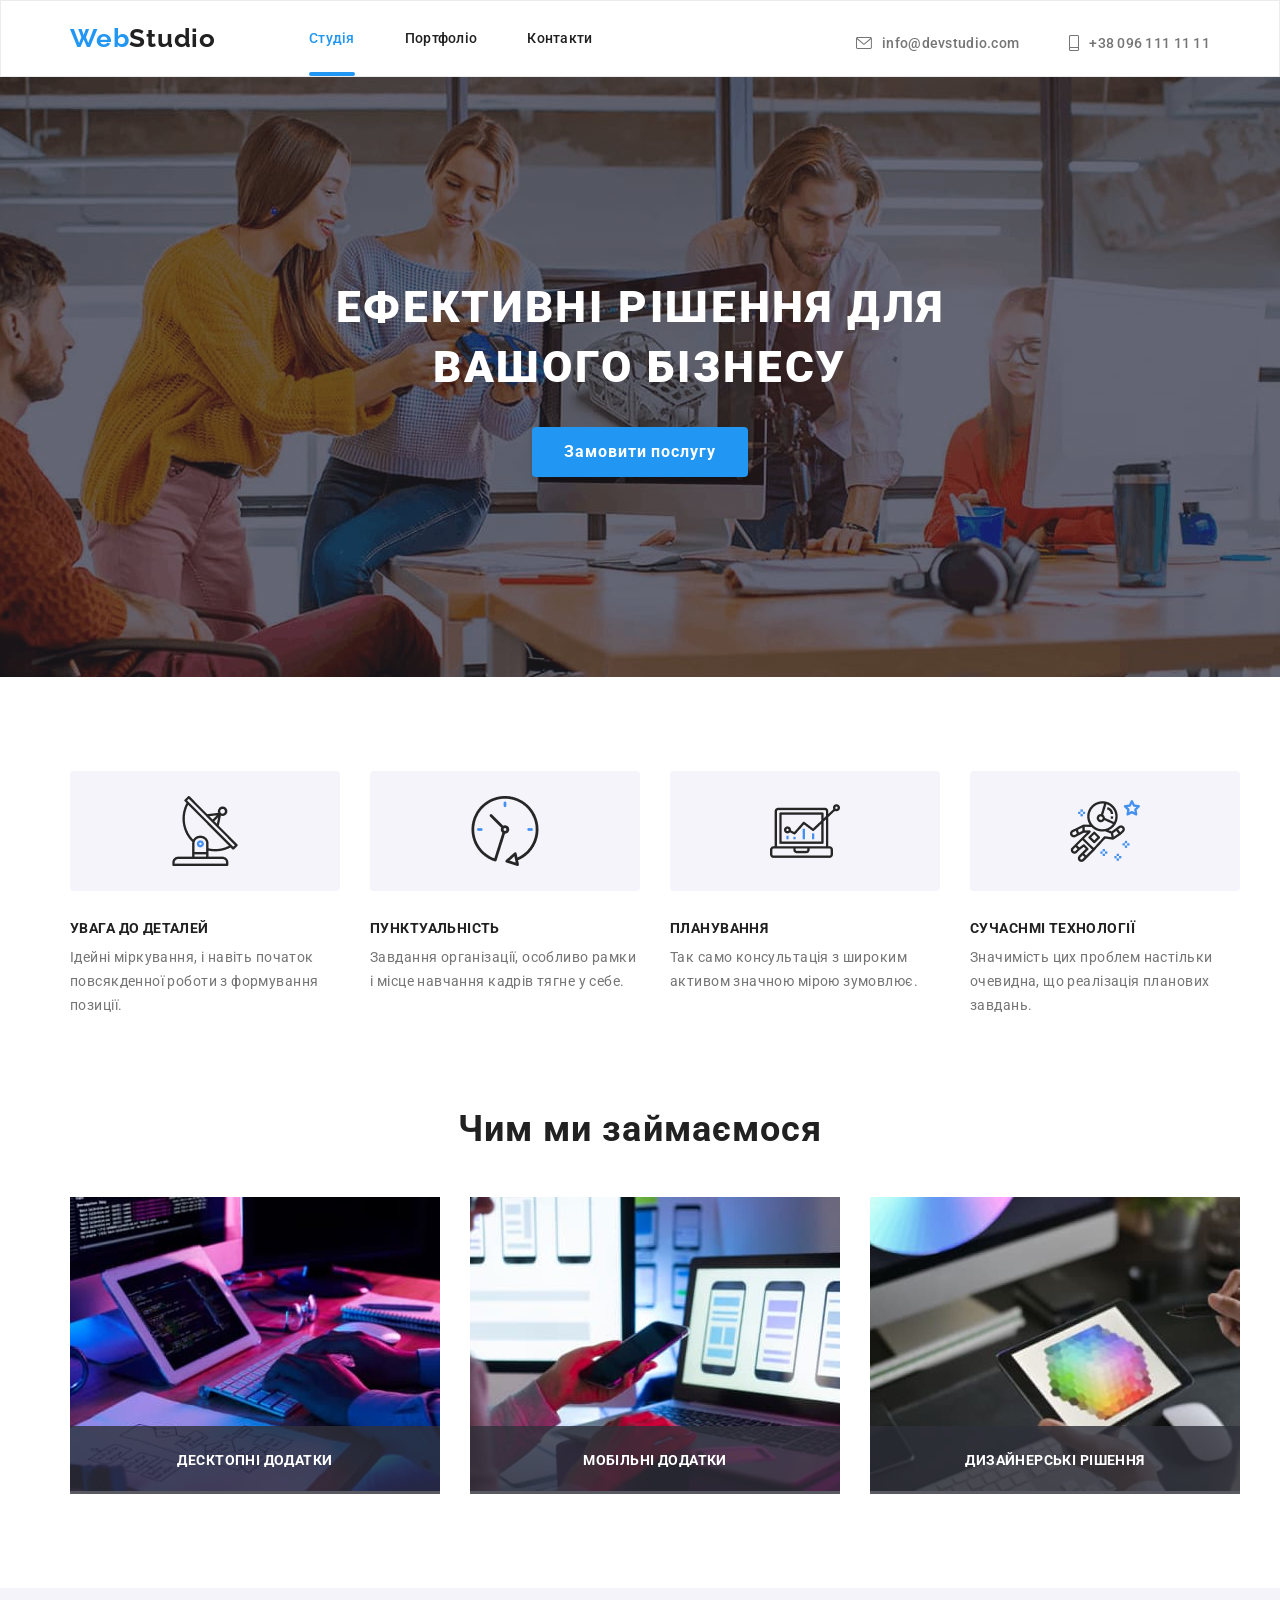
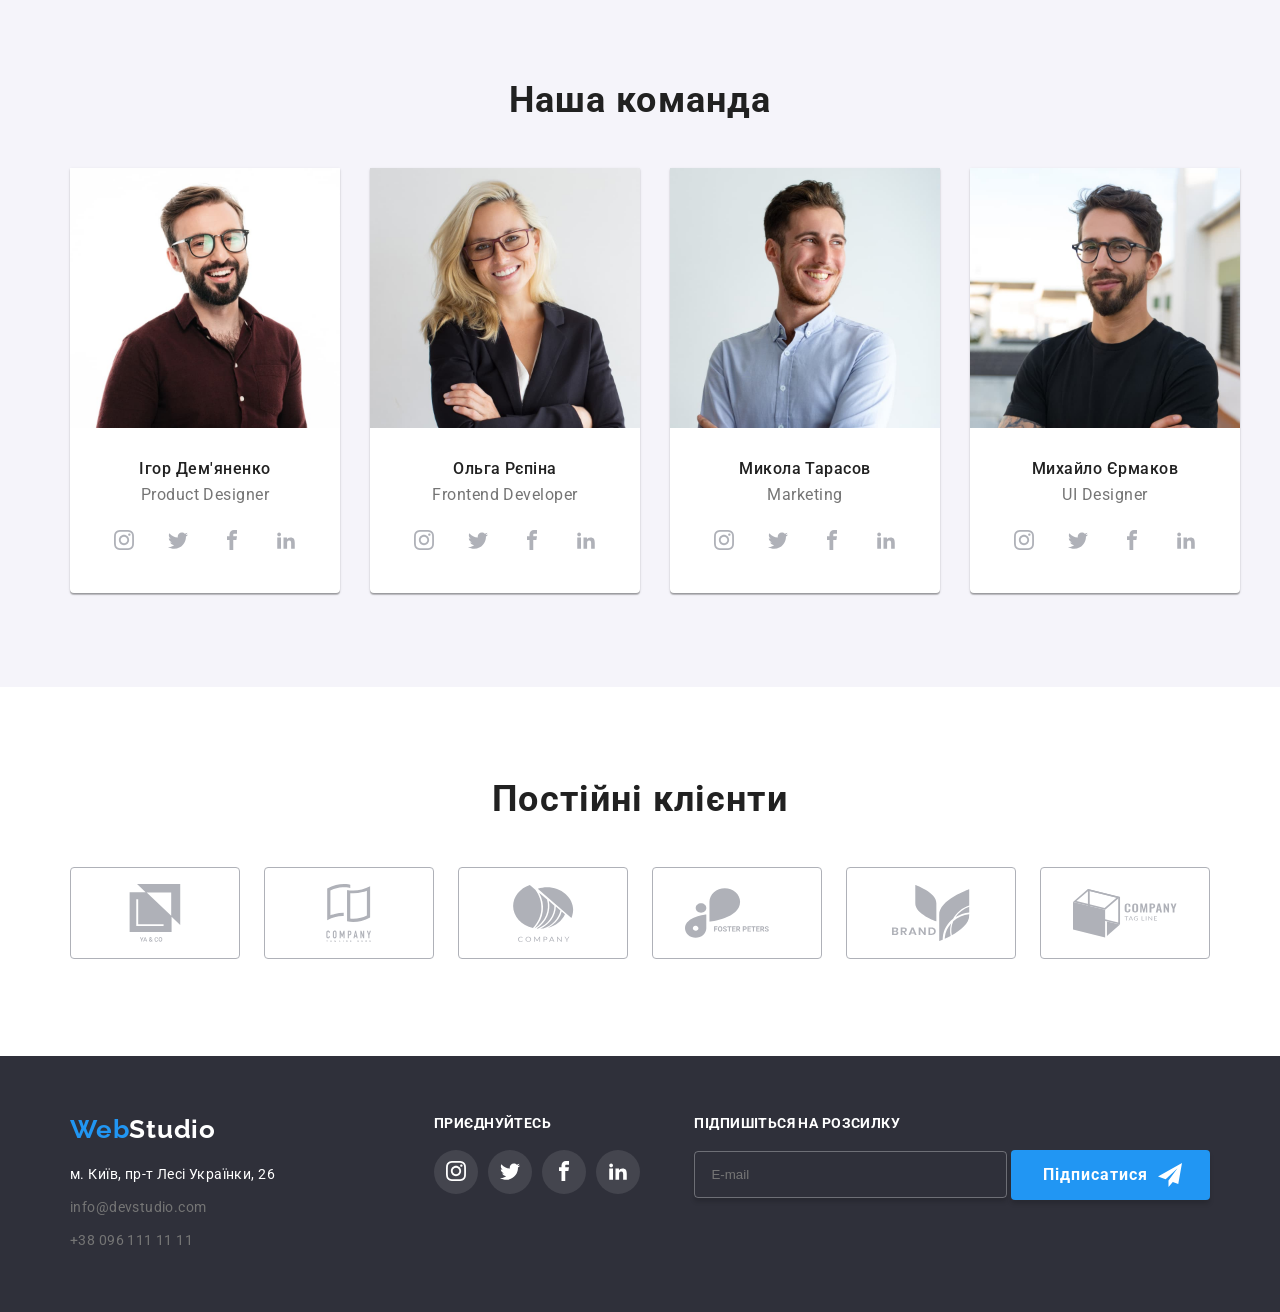
<file: index.html>
<!DOCTYPE html>
<html lang="uk">
<head>
    <meta charset="UTF-8">
    <meta name="viewport" content="width=device-width, initial-scale=1.0">
    <title>WebStudio</title>
    <link rel="stylesheet" href="css/reset.css">
    <link rel="stylesheet" href="https://cdnjs.cloudflare.com/ajax/libs/animate.css/4.1.1/animate.min.css"/>
    <link rel="stylesheet" href="css/style.css">
</head>
<body>

    <!--header-->
    <header class="header">
        <div class="container header-container">
            <div class="header-wrap">
                <a class="header-logo" href="index.html">Web<span class="header-logo-span">Studio</span></a>
                <nav class="header-nav">
                    <ul class="header-nav-list">
                        <li class="header-item">
                            <a class="header-link active-site animate__animated animate__pulse" href="index.html">Студія</a>
                        </li>
                        <li class="header-item">
                            <a class="header-link animate__animated animate__pulse" href="portfolio.html">Портфоліо</a>
                        </li>
                        <li class="header-item">
                            <a class="header-link animate__animated animate__pulse" href="#">Контакти</a>
                        </li>
                    </ul>
                </nav>
            </div>
            <ul class="header-address">
                <li class="header-item">
                    <a class="header-contact" href="mailto:info@devstudio.com">
                        <svg class="header-vector">
                            <use class="header-symbol" href="./images/index/symbol-defs.svg#icon-mail"></use>
                        </svg>
                        info@devstudio.com
                    </a>
                </li>
                <li class="header-item">
                    <a class="header-contact" href="tel:+380961111111">
                        <svg class="header-vector phone">
                            <use class="header-symbol" href="./images/index/symbol-defs.svg#icon-phone"></use>
                        </svg>
                        +38 096 111 11 11
                    </a>
                </li>
            </ul>
        </div>
    </header>

    <main class="main">
        
    <!--Шапка-->
        <section class="hero">
            <div class="container hero-container">
                <h1 class="hero-title">Ефективні рішення для<br>вашого бізнесу</h1>
                <button class="hero-button" data-modal-open>Замовити послугу</button>
                <div class="backdrop is-hidden" data-modal>
                    <div class="modal">
                        <button type="button" class="modal-close-button" data-modal-close>
                            <svg class="modal-vector">
                                <use class="modal-symbol" href="./images/symbol-defs.svg#icon-close"></use>
                            </svg>
                        </button>
                        <h2 class="modal-headline">Залиште свої дані, ми вам передзвонимо</h2>
                        <form class="modal-form">
                            <label class="modal-label">
                                <p class="modal-subject">Ім'я</p>
                                <input type="text" name="username" class="modal-input" required>
                                <svg class="modal-form-vector">
                                    <use href="./images/index/modal/symbol-defs-model.svg#icon-person"></use>
                                </svg>
                            </label>
                            <label class="modal-label">
                                <p class="modal-subject">Телефон</p>
                                <input type="tel" name="tel" class="modal-input" required>
                                <svg class="modal-form-vector">
                                    <use href="./images/index/modal/symbol-defs-model.svg#icon-phone"></use>
                                </svg>
                            </label>
                            <label class="modal-label">
                                <p class="modal-subject">Пошта</p>
                                <input type="email" name="email" class="modal-input" required>
                                <svg class="modal-form-vector">
                                    <use href="./images/index/modal/symbol-defs-model.svg#icon-mail"></use>
                                </svg>
                            </label>
                            <label class="modal-label">
                                <p class="modal-subject">Коментар</p>
                                <textarea name="comment" placeholder="Введіть текст" rows="8" class="modal-comment" required></textarea>
                            </label>
                            <label class="modal-label">
                                <input type="checkbox" name="contract" class="modal-checkbox" required>
                                <p class="modal-contract">
                                    Погоджуюся з розсилкою та приймаю <a href="#" class="modal-link"> Умови договору</a>
                                </p>
                            </label>
                            <button type="submit" class="modal-submit-button">Відправити</button>
                        </form>
                    </div>
                </div>
            </div>
        </section>

        <!--Особливості-->
        <section class="special">
            <div class="container">
                <ul class="special-list">
                    <li class="special-item">
                        <h3 class="special-headline">УВАГА ДО ДЕТАЛЕЙ</h3>
                        <p class="special-desc">Ідейні міркування, і навіть початок повсякденної роботи з формування позиції.</p>
                    </li>
                    <li class="special-item">
                        <h3 class="special-headline">ПУНКТУАЛЬНІСТЬ</h3>
                        <p class="special-desc">Завдання організації, особливо рамки і місце навчання кадрів тягне у себе.</p>
                    </li>
                    <li class="special-item">
                        <h3 class="special-headline">ПЛАНУВАННЯ</h3>
                        <p class="special-desc">Так само консультація з широким активом значною мірою зумовлює.</p>
                    </li>
                    <li class="special-item">
                        <h3 class="special-headline">СУЧАСНМІ ТЕХНОЛОГІЇ</h3>
                        <p class="special-desc">Значимість цих проблем настільки очевидна, що реалізація планових завдань.</p>
                    </li>
                </ul>
            </div>
        </section>

        <!-- Заняття -->
        <section class="tasks">
            <div class="container">
                <h2 class="tasks-title">Чим ми займаємося</h2>
                <ul class="tasks-list">
                    <li class="tasks-item">
                        <img class="tasks-img" src="./images/index/tasks/program.jpg" alt="Program developing"/>
                        <p class="tasks-desc">Десктопні додатки</p>
                    </li>
                    <li class="tasks-item">
                        <img class="tasks-img" src="./images/index/tasks/mobile.jpg" alt="Mobile developing"/>
                        <p class="tasks-desc">Мобільні додатки</p>
                    </li>
                    <li class="tasks-item">
                        <img class="tasks-img" src="./images/index/tasks/design.jpg" alt="Design developing"/>
                        <p class="tasks-desc">Дизайнерські рішення</p>
                    </li>
                </ul>
            </div>
        </section>

        <!-- Команда -->
        <section class="team">
            <div class="container">
                <h2 class="team-title">Наша команда</h2>
                <ul class="team-list">
                    <li class="team-item">
                        <img class="team-img" src="./images/index/team/igor.jpg" alt="Our Product Designer"/>
                        <h3 class="team-name">Iгор Дем'яненко</h3>
                        <p class="team-desc">Product Designer</p>
                        <ul class="team-media-list">
                            <li class="team-media-item">
                                <a class="team-media-link" href="#">
                                    <svg class="team-media-vector">
                                        <use class="team-media-symbol" href="./images/index/symbol-defs.svg#icon-instagram"></use>
                                    </svg>
                                </a>
                            </li>
                            <li class="team-media-item">
                                <a class="team-media-link" href="#">
                                    <svg class="team-media-vector">
                                        <use class="team-media-symbol" href="./images/index/symbol-defs.svg#icon-twitter"></use>
                                    </svg>
                                </a>
                            </li>
                            <li class="team-media-item">
                                <a class="team-media-link" href="#">
                                    <svg class="team-media-vector">
                                        <use class="team-media-symbol" href="./images/index/symbol-defs.svg#icon-facebook"></use>
                                    </svg>
                                </a>
                            </li>
                            <li class="team-media-item">
                                <a class="team-media-link" href="#">
                                    <svg class="team-media-vector">
                                        <use class="team-media-symbol" href="./images/index/symbol-defs.svg#icon-linkedin2"></use>
                                    </svg>
                                </a>
                            </li>
                        </ul>
                    </li>
                     <li class="team-item">
                         <img class="team-img" src="./images/index/team/olga.jpg" alt="Our Frontend Developer"/>
                        <h3 class="team-name">Ольга Рєпіна</h3>
                        <p class="team-desc">Frontend Developer</p>
                        <ul class="team-media-list">
                            <li class="team-media-item">
                                <a class="team-media-link" href="#">
                                    <svg class="team-media-vector">
                                        <use class="team-media-symbol" href="./images/index/symbol-defs.svg#icon-instagram"></use>
                                    </svg>
                                </a>
                            </li>
                            <li class="team-media-item">
                                <a class="team-media-link" href="#">
                                    <svg class="team-media-vector">
                                        <use class="team-media-symbol" href="./images/index/symbol-defs.svg#icon-twitter"></use>
                                    </svg>
                                </a>
                            </li>
                            <li class="team-media-item">
                                <a class="team-media-link" href="#">
                                    <svg class="team-media-vector">
                                        <use class="team-media-symbol" href="./images/index/symbol-defs.svg#icon-facebook"></use>
                                    </svg>
                                </a>
                            </li>
                            <li class="team-media-item">
                                <a class="team-media-link" href="#">
                                    <svg class="team-media-vector">
                                        <use class="team-media-symbol" href="./images/index/symbol-defs.svg#icon-linkedin2"></use>
                                    </svg>
                                </a>
                            </li>
                        </ul>
                    </li>
                    <li class="team-item">
                        <img class="team-img" src="./images/index/team/mikola.jpg" alt="Our Marketing"/>
                        <h3 class="team-name">Микола Тарасов</h3>
                        <p class="team-desc">Marketing</p>
                        <ul class="team-media-list">
                            <li class="team-media-item">
                                <a class="team-media-link" href="#">
                                    <svg class="team-media-vector">
                                        <use class="team-media-symbol" href="./images/index/symbol-defs.svg#icon-instagram"></use>
                                    </svg>
                                </a>
                            </li>
                            <li class="team-media-item">
                                <a class="team-media-link" href="#">
                                    <svg class="team-media-vector">
                                        <use class="team-media-symbol" href="./images/index/symbol-defs.svg#icon-twitter"></use>
                                    </svg>
                                </a>
                            </li>
                            <li class="team-media-item">
                                <a class="team-media-link" href="#">
                                    <svg class="team-media-vector">
                                        <use class="team-media-symbol" href="./images/index/symbol-defs.svg#icon-facebook"></use>
                                    </svg>
                                </a>
                            </li>
                            <li class="team-media-item">
                                <a class="team-media-link" href="#">
                                    <svg class="team-media-vector">
                                        <use class="team-media-symbol" href="./images/index/symbol-defs.svg#icon-linkedin2"></use>
                                    </svg>
                                </a>
                            </li>
                        </ul>
                    </li>
                    <li class="team-item">
                            <img class="team-img" src="./images/index/team/mihaylo.jpg" alt="Our UI Designer"/>
                        <h3 class="team-name">Михайло Єрмаков</h3>
                        <p class="team-desc">UI Designer</p>
                        <ul class="team-media-list">
                            <li class="team-media-item">
                                <a class="team-media-link" href="#">
                                    <svg class="team-media-vector">
                                        <use class="team-media-symbol" href="./images/index/symbol-defs.svg#icon-instagram"></use>
                                    </svg>
                                </a>
                            </li>
                            <li class="team-media-item">
                                <a class="team-media-link" href="#">
                                    <svg class="team-media-vector">
                                        <use class="team-media-symbol" href="./images/index/symbol-defs.svg#icon-twitter"></use>
                                    </svg>
                                </a>
                            </li>
                            <li class="team-media-item">
                                <a class="team-media-link" href="#">
                                    <svg class="team-media-vector">
                                        <use class="team-media-symbol" href="./images/index/symbol-defs.svg#icon-facebook"></use>
                                    </svg>
                                </a>
                            </li>
                            <li class="team-media-item">
                                <a class="team-media-link" href="#">
                                    <svg class="team-media-vector">
                                        <use class="team-media-symbol" href="./images/index/symbol-defs.svg#icon-linkedin2"></use>
                                    </svg>
                                </a>
                            </li>
                        </ul>
                    </li>
                </ul>
            </div>
        </section>

        <!--clients-->
        <section class="clients">
            <div class="container clients-container">
                <h2 class="clients-title">Постійні клієнти</h2>
                <ul class="clients-list">
                    <li class="clients-item">
                        <a class="clients-link" href="#">
                            <svg class="clients-vector">
                                <use class="clients-symbol" href="./images/index/symbol-defs.svg#icon-vaco"></use>
                            </svg>
                        </a>
                    </li>
                    <li class="clients-item">
                        <a class="clients-link" href="#">
                            <svg class="clients-vector">
                                <use class="clients-symbol" href="./images/index/symbol-defs.svg#icon-company"></use>
                            </svg>
                        </a>
                    </li>
                    <li class="clients-item">
                        <a class="clients-link" href="#">
                            <svg class="clients-vector">
                                <use class="clients-symbol" href="./images/index/symbol-defs.svg#icon-company1"></use>
                            </svg>
                        </a>
                    </li>
                    <li class="clients-item">
                        <a class="clients-link" href="#">
                            <svg class="clients-vector">
                                <use class="clients-symbol" href="./images/index/symbol-defs.svg#icon-foster"></use>
                            </svg>
                        </a>
                    </li>
                    <li class="clients-item">
                        <a class="clients-link" href="#">
                            <svg class="clients-vector">
                                <use class="clients-symbol" href="./images/index/symbol-defs.svg#icon-brand"></use>
                            </svg>
                        </a>
                    </li>
                    <li class="clients-item">
                        <a class="clients-link" href="#">
                            <svg class="clients-vector">
                                <use class="clients-symbol" href="./images/index/symbol-defs.svg#icon-company2"></use>
                            </svg>
                        </a>
                    </li>
                </ul>
            </div>
        </section>
    </main>

    <!--Підвал-->
    <footer class="footer">
        <div class="container footer-container">
            <div class="footer-wrap">
                <div class="footer-content">
                    <a class="footer-content-logo" href="index.html">Web<span class="footer-content-logo-span">Studio</span></a>
                    <address class="footer-content-address">
                        <ul class="footer-content-list">
                            <li class="footer-content-item">
                                <a class="footer-content-street">м. Київ, пр-т Лесі Українки, 26</a>
                            </li>
                            <li class="footer-item">
                                <a class="footer-content-contact" href="mailto:info@devstudio.com">info@devstudio.com</a>
                            </li>
                            <li class="footer-item">
                                <a class="footer-content-contact" href="tel:+380961111111">+38 096 111 11 11</a>
                            </li>
                        </ul>
                    </address>
                </div>
                <div class="footer-media">
                    <h3 class="footer-media-title">приєднуйтесь</h3>
                    <ul class="footer-media-list">
                        <li class="footer-media-item">
                            <a class="footer-media-link" href="#">
                                <svg class="footer-media-vector">
                                    <use class="footer-media-symbol" href="./images/index/symbol-defs.svg#icon-instagram"></use>
                                </svg>
                            </a>
                        </li>
                        <li class="footer-media-item">
                            <a class="footer-media-link" href="#">
                                <svg class="footer-media-vector">
                                    <use class="footer-media-symbol" href="./images/index/symbol-defs.svg#icon-twitter"></use>
                                </svg>
                            </a>
                        </li>
                        <li class="footer-media-item">
                            <a class="footer-media-link" href="#">
                                <svg class="footer-media-vector">
                                    <use class="footer-media-symbol" href="./images/index/symbol-defs.svg#icon-facebook"></use>
                                </svg>
                            </a>
                        </li>
                        <li class="footer-media-item">
                            <a class="footer-media-link" href="#">
                                <svg class="footer-media-vector">
                                    <use class="footer-media-symbol" href="./images/index/symbol-defs.svg#icon-linkedin2"></use>
                                </svg>
                            </a>
                        </li>
                    </ul>
                </div>
            </div>
            <div class="footer-subscribe">
                <h3 class="footer-subscribe-title">Підпишіться на розсилку</h3>
                <form class="footer-subscribe-form">
                    <label class="footer-subscribe-label">
                        <input type="email" name="email" class="footer-subscribe-input" required placeholder="E-mail">
                    </label>
                    <button type="submit" class="footer-subscribe-button">
                        Підписатися
                        <svg class="footer-subscribe-vector">
                            <use class="footer-subscribe-symbol" href="./images/symbol-defs.svg#icon-send"></use>
                        </svg>
                    </button>
                </form>
            </div>
        </div>
    </footer>

    <script src="./js/modal.js"></script>
</body>
</html>
</file>
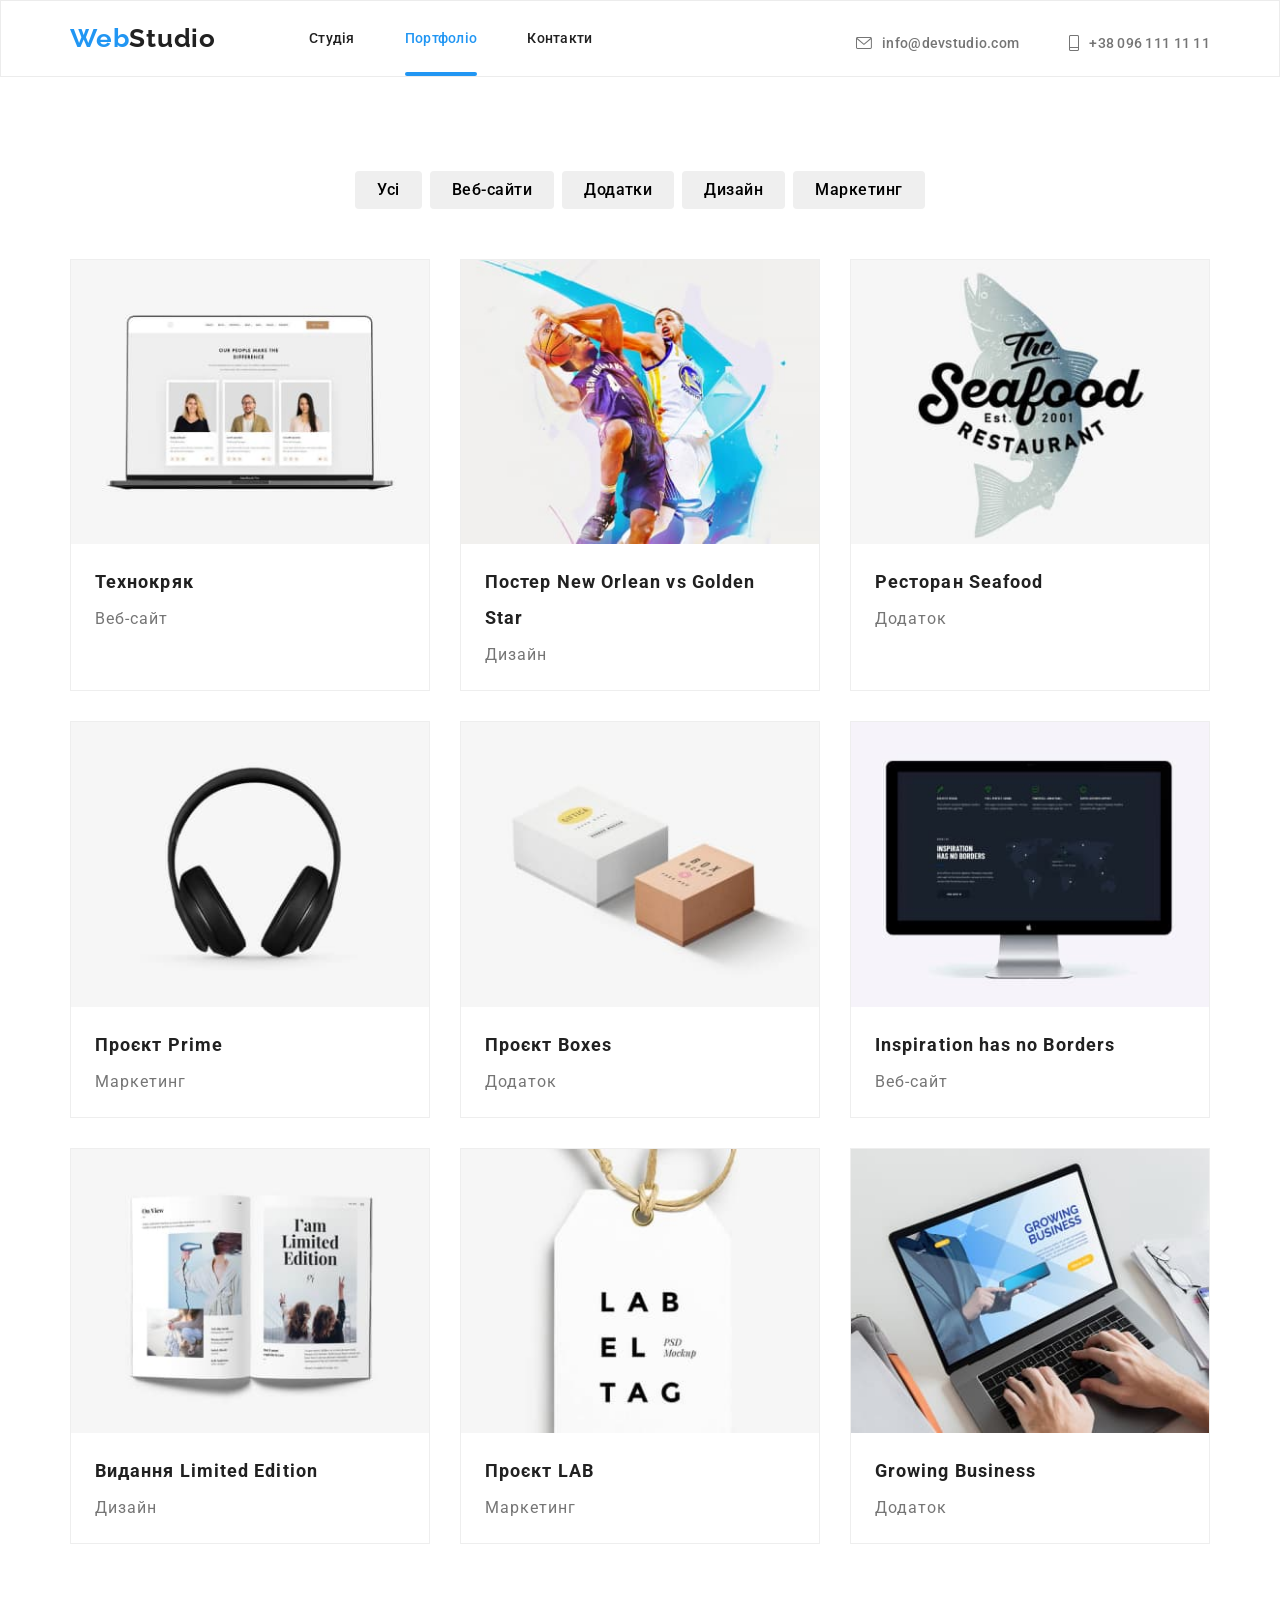
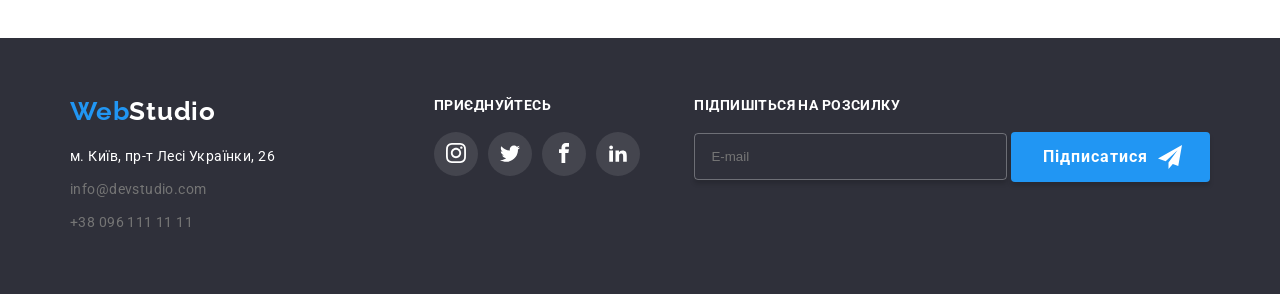
<file: portfolio.html>
<!DOCTYPE html>
<html lang="uk">
<head>
    <meta charset="UTF-8">
    <meta name="viewport" content="width=device-width, initial-scale=1.0">
    <title>WebStudio</title>
    <link rel="stylesheet" href="css/reset.css">
    <link rel="stylesheet" href="https://cdnjs.cloudflare.com/ajax/libs/animate.css/4.1.1/animate.min.css"/>
    <link rel="stylesheet" href="css/style.css">
</head>
<body>

    <!--header-->
    <header class="header">
        <div class="container header-container">
            <div class="header-wrap">
                <a class="header-logo" href="index.html">Web<span class="header-logo-span">Studio</span></a>
                <nav class="header-nav">
                    <ul class="header-nav-list">
                        <li class="header-item">
                            <a class="header-link" href="index.html">Студія</a>
                        </li>
                        <li class="header-item">
                            <a class="header-link active-site" href="portfolio.html">Портфоліо</a>
                        </li>
                        <li class="header-item">
                            <a class="header-link" href="#">Контакти</a>
                        </li>
                    </ul>
                </nav>
            </div>
            <ul class="header-address">
                <li class="header-item">
                    <a class="header-contact" href="mailto:info@devstudio.com">
                        <svg class="header-vector">
                            <use class="header-symbol" href="./images/index/symbol-defs.svg#icon-mail"></use>
                        </svg>
                        info@devstudio.com
                    </a>
                </li>
                <li class="header-item">
                    <a class="header-contact" href="tel:+380961111111">
                        <svg class="header-vector phone">
                            <use class="header-symbol" href="./images/index/symbol-defs.svg#icon-phone"></use>
                        </svg>
                        +38 096 111 11 11
                    </a>
                </li>
            </ul>
        </div>
    </header>

    <main class="main">

        <!--Кнопці-->
        <section class="projekts">
            <div class="container projekts-container">
                <ul class="projekts-filter-list">
                    <li class="projekts-filter-item">
                        <button class="projekts-button" type="button">Усі</button>
                    </li>
                    <li class="projekts-filter-item">
                        <button class="projekts-button" type="button">Веб-сайти</button>
                    </li>
                    <li class="projekts-filter-item">
                        <button class="projekts-button" type="button">Додатки</button>
                    </li>
                    <li class="projekts-filter-item">
                        <button class="projekts-button" type="button">Дизайн</button>
                    </li>
                    <li class="projekts-filter-item">
                        <button class="projekts-button" type="button">Маркетинг</button>
                    </li>
                </ul>

                <!--Проєкти-->
                <ul class="projekts-list">

                    <!--Технокряк-->
                    <li  class="projekts-item">
                        <a class="projekts-link" href="">
                            <div class="projekts-overlay">
                                <p class="projekts-desc">Ресурс пропонує комплексні пропозиції з різним рівнем функціоналу та сервісів. Все це дозволить відвідувачу отримати вичерпні відомості про компанію чи приватну особу.</p>
                                <img class="projekts-img" src="./images/portfolio/tehnokriak.jpg" alt="Технокряк Проєкт">
                            </div>
                            <div class="projekts-wrap">
                                <h3 class="projekts-subtitle">Технокряк</h3>
                                <p class="projekts-filter">Веб-сайт</p>
                            </div>
                        </a>
                    </li>

                    <!--Постер New Orlean vs Golden Star-->
                    <li class="projekts-item">
                        <a class="projekts-link" href="">
                            <div class="projekts-overlay">
                                <p class="projekts-desc">Ресурс пропонує комплексні пропозиції з різним рівнем функціоналу та сервісів. Все це дозволить відвідувачу отримати вичерпні відомості про компанію чи приватну особу.</p>
                                <img class="projekts-img" src="./images/portfolio/poster.jpg" alt="Постер New Orlean vs Golden Star Проєкт">
                            </div>
                            <div class="projekts-wrap">
                                <h3 class="projekts-subtitle">Постер New Orlean vs Golden Star</h3>
                                <p class="projekts-filter">Дизайн</p>
                            </div>
                        </a>
                    </li>

                    <!--Ресторан Seafood-->
                    <li class="projekts-item">
                         <a class="projekts-link" href="">
                            <div class="projekts-overlay">
                                <p class="projekts-desc">Ресурс пропонує комплексні пропозиції з різним рівнем функціоналу та сервісів. Все це дозволить відвідувачу отримати вичерпні відомості про компанію чи приватну особу.</p>
                                <img class="projekts-img" src="./images/portfolio/restaurant.jpg" alt="Ресторан Seafood Проєкт">
                            </div>
                            <div class="projekts-wrap">
                               <h3 class="projekts-subtitle">Ресторан Seafood</h3>
                               <p class="projekts-filter">Додаток</p>
                            </div>
                        </a>
                    </li>

                    <!--Проєкт Prime-->
                    <li class="projekts-item">
                        <a class="projekts-link" href="">
                            <div class="projekts-overlay">
                                <p class="projekts-desc">Ресурс пропонує комплексні пропозиції з різним рівнем функціоналу та сервісів. Все це дозволить відвідувачу отримати вичерпні відомості про компанію чи приватну особу.</p>
                                <img class="projekts-img" src="./images/portfolio/headphones.jpg" alt="Проєкт Prime Проєкт">
                            </div>
                            <div class="projekts-wrap">
                                <h3 class="projekts-subtitle">Проєкт Prime</h3>
                                <p class="projekts-filter">Маркетинг</p>
                            </div>
                        </a>
                    </li>
                    
                    <!--Проєкт Boxes-->
                    <li class="projekts-item">
                        <a class="projekts-link" href="">
                            <div class="projekts-overlay">
                                <p class="projekts-desc">Ресурс пропонує комплексні пропозиції з різним рівнем функціоналу та сервісів. Все це дозволить відвідувачу отримати вичерпні відомості про компанію чи приватну особу.</p>
                                <img class="projekts-img" src="./images/portfolio/boxes.jpg" alt="Проєкт Boxes Проєкт">
                            </div>
                            <div class="projekts-wrap">
                                <h3 class="projekts-subtitle">Проєкт Boxes</h3>
                                <p class="projekts-filter">Додаток</p>
                            </div>
                        </a>
                    </li>

                    <!--Inspiration has no Borders-->
                    <li class="projekts-item">
                        <a class="projekts-link" href="">
                            <div class="projekts-overlay">
                                <p class="projekts-desc">Ресурс пропонує комплексні пропозиції з різним рівнем функціоналу та сервісів. Все це дозволить відвідувачу отримати вичерпні відомості про компанію чи приватну особу.</p>
                                <img class="projekts-img" src="./images/portfolio/computer.jpg" alt="Inspiration has no Borders Проєкт">
                            </div>
                            <div class="projekts-wrap">
                                <h3 class="projekts-subtitle">Inspiration has no Borders</h3>
                                <p class="projekts-filter">Веб-сайт</p>
                            </div>
                        </a>
                    </li>

                    <!--Видання Limited Edition-->
                    <li class="projekts-item">
                        <a class="projekts-link" href="">
                            <div class="projekts-overlay">
                                <p class="projekts-desc">Ресурс пропонує комплексні пропозиції з різним рівнем функціоналу та сервісів. Все це дозволить відвідувачу отримати вичерпні відомості про компанію чи приватну особу.</p>
                                <img class="projekts-img" src="./images/portfolio/newsletter.jpg" alt="Видання Limited Edition Проєкт">
                            </div>
                            <div class="projekts-wrap">
                                <h3 class="projekts-subtitle">Видання Limited Edition</h3>
                                <p class="projekts-filter">Дизайн</p>
                            </div>
                        </a>
                    </li>

                    <!--Проєкт LAB-->
                    <li class="projekts-item">
                        <a class="projekts-link" href="">
                            <div class="projekts-overlay">
                                <p class="projekts-desc">Ресурс пропонує комплексні пропозиції з різним рівнем функціоналу та сервісів. Все це дозволить відвідувачу отримати вичерпні відомості про компанію чи приватну особу.</p>
                                <img class="projekts-img" src="./images/portfolio/labeltag.jpg" alt="Проєкт LAB Проєкт">
                            </div>
                            <div class="projekts-wrap">
                                <h3 class="projekts-subtitle">Проєкт LAB</h3>
                                <p class="projekts-filter">Маркетинг</p>
                            </div>
                        </a>
                    </li>

                    <!--Growing Business-->
                    <li class="projekts-item">
                        <a class="projekts-link" href="">
                            <div class="projekts-overlay">
                                <p class="projekts-desc">Ресурс пропонує комплексні пропозиції з різним рівнем функціоналу та сервісів. Все це дозволить відвідувачу отримати вичерпні відомості про компанію чи приватну особу.</p>
                                <img class="projekts-img" src="./images/portfolio/business.jpg" alt="Growing Business Проєкт">
                            </div>
                            <div class="projekts-wrap">
                                <h3 class="projekts-subtitle">Growing Business</h3>
                                <p class="projekts-filter">Додаток</p>
                            </div>
                        </a>
                    </li>
                 </ul>
            </div>
        </section>
    </main>

    <!--Підвал-->
    <footer class="footer">
        <div class="container footer-container">
            <div class="footer-wrap">
                <div class="footer-content">
                    <a class="footer-content-logo" href="index.html">Web<span class="footer-content-logo-span">Studio</span></a>
                    <address class="footer-content-address">
                        <ul class="footer-content-list">
                            <li class="footer-content-item">
                                <a class="footer-content-street">м. Київ, пр-т Лесі Українки, 26</a>
                            </li>
                            <li class="footer-item">
                                <a class="footer-content-contact" href="mailto:info@devstudio.com">info@devstudio.com</a>
                            </li>
                            <li class="footer-item">
                                <a class="footer-content-contact" href="tel:+380961111111">+38 096 111 11 11</a>
                            </li>
                        </ul>
                    </address>
                </div>
                <div class="footer-media">
                    <h3 class="footer-media-title">приєднуйтесь</h3>
                    <ul class="footer-media-list">
                        <li class="footer-media-item">
                            <a class="footer-media-link" href="#">
                                <svg class="footer-media-vector">
                                    <use class="footer-media-symbol" href="./images/index/symbol-defs.svg#icon-instagram"></use>
                                </svg>
                            </a>
                        </li>
                        <li class="footer-media-item">
                            <a class="footer-media-link" href="#">
                                <svg class="footer-media-vector">
                                    <use class="footer-media-symbol" href="./images/index/symbol-defs.svg#icon-twitter"></use>
                                </svg>
                            </a>
                        </li>
                        <li class="footer-media-item">
                            <a class="footer-media-link" href="#">
                                <svg class="footer-media-vector">
                                    <use class="footer-media-symbol" href="./images/index/symbol-defs.svg#icon-facebook"></use>
                                </svg>
                            </a>
                        </li>
                        <li class="footer-media-item">
                            <a class="footer-media-link" href="#">
                                <svg class="footer-media-vector">
                                    <use class="footer-media-symbol" href="./images/index/symbol-defs.svg#icon-linkedin2"></use>
                                </svg>
                            </a>
                        </li>
                    </ul>
                </div>
            </div>
            <div class="footer-subscribe">
                <h3 class="footer-subscribe-title">Підпишіться на розсилку</h3>
                <form class="footer-subscribe-form">
                    <label class="footer-subscribe-label">
                        <input type="email" name="email" class="footer-subscribe-input" required placeholder="E-mail">
                    </label>
                    <button type="submit" class="footer-subscribe-button">
                        Підписатися
                        <svg class="footer-subscribe-vector">
                            <use class="footer-subscribe-symbol" href="./images/symbol-defs.svg#icon-send"></use>
                        </svg>
                    </button>
                </form>
            </div>
        </div>
    </footer>
    
    <script src="./js/modal.js"></script>
</body>
</html>
</file>
<file: css/style.css>
@import url('https://fonts.googleapis.com/css2?family=Roboto:ital,wght@0,100..900;1,100..900&display=swap');
@import url('https://fonts.googleapis.com/css2?family=Raleway:ital,wght@0,100..900;1,100..900&display=swap');
:root{
    --footer-bg-color: rgba(47, 48, 58, 1);
    --hero-bg-color: #c4c4c4;
    --button-color: #212121;
    --title-color: #212121;
    --button-bg-color: #F5F4FA;
    --button-active-color: #F5F4FA;
    --button-active-bg-color: #2196F3;
    --active-color: #2196f3;
    --contact-text-color: #757575;
    --team-bg-color: #F5F4FA;
    --team-item-bg-color: white;
    --hero-title-color: white;
    --address-color: white;
    --header-bg-color: white;
    --header-border: #ECECEC;
    --text-color: #757575;
    --link-active-color: #2196F3;
    --active-hover-color: #188CE8;
    --media-color: #AFB1B8;
    --clients-color: #AFB1B8;
    --media-second-color: #fff;
    --media-bg-color: #FFFFFF1A;
    --modal-close-color: #000;
    --main-font: "Roboto", serif;
    --logo-font: "Raleway", serif;
}

.active-button {
    color: var(--button-active-color);
    background-color: var(--button-active-bg-color);
}
.container {
    width: 1170px;
    margin: 0 auto;
    padding: 0 15px;
}

/*header*/
header {
    border: 1px var(--header-border) solid;
    padding: 24px 0 25px;
}
.header-container {
    display: flex;
    justify-content: space-between;
    align-items: end;
}
.header-wrap {
    gap: 93px;
    display: flex;
    flex-direction: row;
    align-items: center;
}
.header-logo {
    color: var(--active-color);
    font-family: var(--logo-font);
    font-weight: 700;
    font-size: 26px;
    letter-spacing: 0.78px;
}
.header-logo-span {
    color: var(--title-color);
}
.header-nav-list {
    gap: 50px;
    display: flex;
}
.header-link {
    color: var(--button-color);
    font-family: var(--main-font);
    font-weight: 500;
    font-size: 14px;
    letter-spacing: 0.28px;
    transition: color 250ms cubic-bezier(0.4, 0, 0.2, 1);
}
.header-link:hover {
    color: var(--link-active-color);
    animation: pulse;
    animation-duration: 2000ms;
    animation-timing-function: ease-out;
}
.active-site {
    color: var(--active-color);
    position: relative;
}
.active-site::after {
    content: "";
    display: block;
    position: absolute;
    bottom: -30px;
    width: 100%;
    height: 4px;
    border-radius: 2px;
    background-color: var(--active-color);
}
.header-address {
    gap: 50px;
    display: flex;
    justify-content: center;
    flex-direction: row;
    align-items: center;
}
.header-contact {
    color: var(--contact-text-color);
    font-family: var(--main-font);
    font-weight: 500;
    font-size: 14px;
    letter-spacing: 0.28px;
    display: flex;
    align-items: center;
    transition: color 250ms cubic-bezier(0.4, 0, 0.2, 1);
}
.header-contact:hover {
    color: var(--link-active-color);
}
.header-vector {
    fill: var(--contact-text-color);
    width: 16px;
    height: 12px;
    margin-right: 10px;
    transition: fill 250ms cubic-bezier(0.4, 0, 0.2, 1);
}
.header-contact:hover .header-vector {
    fill: var(--link-active-color);
}
.phone {
    width: 10px;
    height: 16px;
}

/*hero*/
.hero {
    background: linear-gradient(to bottom, rgba(47, 48, 58, 0.4), rgba(47, 48, 58, 0.4)), url("../images/index/hero/teamwork.jpg") no-repeat center/cover;
    padding: 200px 0;
}
.hero-container {
    display: block;
    text-align: center;
    flex-direction: column;
}
.hero-title {
    color: var(--hero-title-color);
    font-family: var(--main-font);
    font-weight: 900;
    font-size: 44px;
    line-height: 60px;
    letter-spacing: 2.64px;
    text-transform: uppercase;
}
.hero-button {
    box-shadow: 0px 4px 4px 0px #00000026;
    background-color: var(--button-active-bg-color);
    color: var(--hero-title-color);
    font-family: var(--main-font);
    padding: 10px 32px;
    border-radius: 4px;
    font-weight: 700;
    font-size: 16px;
    line-height: 30px;
    letter-spacing: 0.96px;
    margin-top: 30px;
    cursor: pointer;
}
.backdrop {
  position: fixed;
  top: 0;
  left: 0;
  width: 100%;
  height: 100%;
  background-color: rgba(0, 0, 0, 0.5);
  opacity: 1;
}

.backdrop.is-hidden {
  opacity: 0;
  pointer-events: none;
}

.no-scroll {
  overflow: hidden;
}
/*modal*/
.modal {
  background-color: var(--header-bg-color);
  top: 50%;
  left: 50%;
  box-sizing: border-box;
  min-width: 528px;
  min-height: 581px;
  padding: 40px;
  border-radius: 4px;
  transform: translate(-50%, -50%);
  position: absolute;
  box-shadow: 
  0px 2px 1px 0px #00000033,
  0px 1px 1px 0px #00000024,
  0px 1px 3px 0px #0000001F;

}
.modal-close-button {
    position: absolute;
    top: 8px;
    right: 8px;
    background-color: white;
    border-radius: 100%;
    cursor: pointer;
}
.modal-vector {
    fill: var(--modal-close-color);
    outline: 1px solid var(--clients-color);
    padding: 9px;
    border-radius: 100%;
    width: 13px;
    height: 13px;
    transition: fill 250ms cubic-bezier(0.4, 0, 0.2, 1);
}
.modal-close-button:hover .modal-vector, .modal-close-button:focus .modal-vector {
    fill: var(--active-color);
}
.modal-headline {
    font-family: var(--main-font);
    color: var(--title-color);
    font-weight: 700;
    font-size: 20px;
    line-height: 100%;
    letter-spacing: 0.60px;
    text-align: center;
}
.modal-form {
    display: flex;
    flex-direction: column;
    padding-top: 12px;
}
.modal-label {
    margin-bottom: 10px;
    position: relative;
}
.modal-subject {
    font-family: var(--main-font);
    color: var(--contact-text-color);
    text-align: start;
    font-weight: 400;
    font-size: 12px;
    line-height: 100%;
    letter-spacing: 0.12px;
    margin-bottom: 4px;
}
.modal-input {
    color: var(--contact-text-color);
    opacity: 0.5;
    border: 1px solid rgba(33, 33, 33, 0.2);
    font-family: var(--main-font);
    border-radius: 4px;
    width: 100%;
    font-weight: 400;
    font-size: 12px;
    line-height: 100%;
    letter-spacing: 0.12px;
    padding: 11px 11px 11px 42px;
    box-sizing: border-box;
    transition: border-color 250ms cubic-bezier(0.4, 0, 0.2, 1);
}
.modal-input:focus, .modal-input:hover {
    border-color: var(--active-color);
}
.modal-form-vector {
    left: 14.2px;
    bottom: 12px;
    transition: fill 250ms cubic-bezier(0.4, 0, 0.2, 1);
    fill: var(--button-color);
    position: absolute;
    width: 15px;
    height: 15px;
}
.modal-input:hover + .modal-form-vector{
    fill: var(--active-color);
}
.modal-comment {
    font-family: var(--main-font);
    color: var(--contact-text-color);
    opacity: 0.5;
    border: 1px solid rgba(33, 33, 33, 0.2);
    border-radius: 4px;
    font-weight: 400;
    font-size: 12px;
    line-height: 100%;
    letter-spacing: 0.12px;
    padding: 12px 16px;
    width: 100%;
    resize: none;
    box-sizing: border-box;
    transition: border-color 250ms cubic-bezier(0.4, 0, 0.2, 1);
}
.modal-comment:focus, .modal-comment:hover {
    border-color: var(--active-color);
}
.modal-checkbox {
    accent-color: var(--active-color);
    border: 3px solid var(--title-color);
    border-radius: 2px;
    background-color: var(--title-color);
    margin-top: 20px;
}
.modal-contract {
    font-family: var(--main-font);
    color: var(--contact-text-color);
    font-weight: 400;
    font-size: 14px;
    line-height: 24px;
    letter-spacing: 0.42;
    display: contents;
}
.modal-link {
    text-decoration: underline;
    color: var(--link-active-color);
}
.modal-submit-button {
    background-color: var(--active-color);
    font-family: var(--main-font);
    color: var(--hero-title-color);
    font-weight: 700;
    font-size: 16px;
    line-height: 30px;
    letter-spacing: 0.96px;
    border-radius: 4px;
    padding: 10px 52px;
    box-shadow: 0px 4px 4px 0px #00000026;
    margin: 20px auto auto;
    text-align: center;
    vertical-align: middle;
    cursor: pointer;
}
.modal-submit-button:hover, .modal-submit-button:focus {
    background-color: var(--active-hover-color);
}

/*special*/
.special {
    padding: 94px 0;
}
.special-list {
    display: flex;
    gap: 30px;
    flex-direction: row;
}
.special-item::before {
    width: 270px;
    height: 120px;
    margin-bottom: 30px;
    border-radius: 4px;
    content: "";
    background-color: var(--button-bg-color);
    background-repeat: no-repeat;
    background-position: center;
    display: block;
}
.special-item:nth-child(1):before {
    background-image: url(../images/index/special/antenna.png);
}
.special-item:nth-child(2):before {
    background-image: url(../images/index/special/clock.png);
}
.special-item:nth-child(3):before {
    background-image: url(../images/index/special/diagram.png);
}
.special-item:nth-child(4):before {
    background-image: url(../images/index/special/astronaut.png);
}
.special-headline {
    font-family: var(--main-font);
    color: var(--title-color);
    font-weight: 700;
    font-size: 14px;
    letter-spacing: 0.42px;
    margin-bottom: 10px;
    text-align: left;
    text-transform: uppercase;
}
.special-desc {
    font-family: var(--main-font);
    color: var(--text-color);
    font-size: 14px;
    line-height: 24px;
    letter-spacing: 0.42px;
}

/*tasks*/
.tasks {
    display: block;
    padding-bottom: 94px;
}
.tasks-title {
    font-family: var(--main-font);
    color: var(--title-color);
    font-weight: 700;
    font-size: 36px;
    letter-spacing: 1.08px;
    margin-bottom: 50px;
    text-align: center;
}
.tasks-list {
    display: flex;
    gap: 30px;
    flex-direction: row;
}
.tasks-item  {
    position: relative;
    animation: tada;
    animation-timing-function: linear;
    animation-duration: 800ms;
}
.tasks-desc {
    font-family: var(--main-font);
    color: var(--hero-title-color);
    background-color: #2F303ACC;
    font-weight: 700;
    font-size: 14px;
    line-height: 100%;
    letter-spacing: 0.42px;
    text-align: center;
    text-transform: uppercase;

    position: absolute;
    bottom: 0;
    width: 100%;
    padding: 27px 0;
}

/*team*/
.team {
    background-color: var(--team-bg-color);
    padding: 94px 0 94px;
}
.team-title {
    font-family: var(--main-font);
    font-weight: 700;
    font-size: 36px;
    letter-spacing: 1.08px;
    margin-bottom: 50px;
    text-align: center;
    color: var(--title-color);
}
.team-list {
    display: flex;
    flex-direction: row;
    gap: 30px;
}
.team-item {
    box-shadow:
    0px 2px 1px 0px #00000033,
    0px 1px 1px 0px #00000024,
    0px 1px 3px 0px #0000001F;
    background-color: var(--team-item-bg-color);
    border-bottom-right-radius: 4px;
    border-bottom-left-radius: 4px;
}
.team-img {
    max-width: 270px;
    max-height: 260px;
}
.team-name {
    color: var(--title-color);
    font-family: var(--main-font);
    font-weight: 500;
    font-size: 16px;
    letter-spacing: 0.48px;
    margin-top: 30px;
    text-align: center;
}
.team-desc {
    color: var(--text-color);  
    font-family: var(--main-font);
    font-size: 16px;
    letter-spacing: 0.48px;
    margin-top: 10px;
    text-align: center;
}
.team-media-list {
    margin: 16px 32px 30px;
    display: flex;
    justify-content: space-between;
    flex-direction: row;
}
.team-media-link {
    padding: 10.5px 12px;
    border-radius: 100%;
    transition: background-color 250ms cubic-bezier(0.4, 0, 0.2, 1);
    display: block;
}
.team-media-link:hover {
    background-color: var(--active-color);
}
.team-media-vector {
    fill: var(--media-color);
    width: 20px;
    height: 20px;
    transition: fill 250ms cubic-bezier(0.4, 0, 0.2, 1);
}
.team-media-link:hover .team-media-vector {
    fill: var(--media-second-color);
}

/* clients */
.clients {
    padding: 94px 0;
}
.clients-title {
    font-family: var(--main-font);
    color: var(--title-color);
    font-weight: 700;
    font-size: 36px;
    letter-spacing: 1.08px;
    margin-bottom: 50px;
    text-align: center;
}
.clients-list {
    display: flex;
    justify-content: space-between;
    flex-direction: row;
}
.clients-vector {
    width: 104px;
    height: 58px;
    padding: 16px 32px;
    fill: var(--clients-color);
    border: 1px solid var(--clients-color);
    border-radius: 4px;
    transition: fill 250ms cubic-bezier(0.4, 0, 0.2, 1);
}
.clients-item:hover .clients-link .clients-vector {
    fill: var(--active-color);
    border-color: var(--active-color);
}

/*projekts*/
.projekts {
    padding: 94px 0;
}
.projekts-filter-list {
    gap: 8px;
    display: flex;
    flex-direction: row;
    justify-content: center;
    margin-bottom: 50px;
}
.projekts-filter-item :first-child .projekts-button {
    padding: 6px 25px;
}
.projekts-button {
    font-family: var(--main-font);
    font-weight: 500;
    font-size: 16px;
    line-height: 26px;
    letter-spacing: 0.48px;
    text-align: center;
    border-radius: 4px;
    padding: 6px 22px;
    transition: box-shadow background-color color 250ms cubic-bezier(0.4, 0, 0.2, 1);
}
.projekts-filter-item:hover .projekts-button {
    box-shadow:
    0px 2px 2px 0px #0000001F,
    0px 1px 2px 0px #00000014,
    0px 3px 1px 0px #0000001A;
    background-color: var(--button-active-bg-color);
    color: var(--button-active-color);
    cursor: pointer;
}
.projekts-list {
    display: flex;
    flex-wrap: wrap;
    align-content: center;
    gap: 30px;
}
.projekts-item {
    box-sizing: border-box;
    flex-basis: calc((100% - 60px) / 3);
    border: 1px solid #EEEEEE;
}
.projekts-item:hover {
    box-shadow:
    1px 4px 6px 0px #00000029,
    0px 4px 4px 0px #0000000F,
    0px 1px 1px 0px #0000001F;
}
.projekts-overlay {
    display: flex;
    justify-content: center;
    align-items: center;
    position: relative;
}
.projekts-overlay::before {
    content: "";
    opacity: 0;
    top: 0;
    left: 0;
    width: 100%;
    height: 100%;
    background-color: #2196F3E5;
    display: block;
    position: absolute;
    transform: translateX(-100%);
}
.projekts-desc {
    font-family: var(--main-font);
    color: var(--hero-title-color);
    font-weight: 400;
    font-size: 18px;
    line-height: 28px;
    letter-spacing: 1.08px;
    padding: 63px 24px;
    opacity: 0;
    position: absolute;
    transform: translateX(-100%);
}
.projekts-item:hover .projekts-link .projekts-overlay::before {
    transform: translateX(0);
    transition: transform 250ms ease;
}
.projekts-item:hover .projekts-link .projekts-desc {
    transform: translateX(0);
    transition: transform 250ms ease;
}
.projekts-item:hover .projekts-overlay::before, .projekts-item:hover .projekts-overlay .projekts-desc {
    opacity: 1;
}
.projekts-img {
    max-width: 100%;
    display: block;
    overflow: hidden;
}
.projekts-wrap {
    padding: 20px 24px;
}
.projekts-subtitle {
    color: var(--title-color);
    font-family: var(--main-font);
    font-weight: 700;
    font-size: 18px;
    line-height: 36px;
    letter-spacing: 1.08px;
    margin-bottom: 4px;
}
.projekts-filter {
    color: var(--contact-text-color);
    font-family: var(--main-font);
    font-weight: 400;
    font-size: 16px;
    line-height: 30px;
    letter-spacing: 0.96px;
}

/*footer*/
footer {
    background-color: var(--footer-bg-color);
    padding: 60px 0;
}
.footer-container {
    display: flex;
    justify-content: space-between;
}
.footer-wrap {
    display: flex;
    justify-content: space-between;
    width: 50%;
}
.footer-content-logo {
    color: var(--link-active-color);
    font-family: var(--logo-font);
    font-weight: 700;
    font-size: 26px;
    letter-spacing: 0.78px;
}
.footer-content-logo-span {
    color: var(--hero-title-color);
}
.footer-content-item {
    color: var(--hero-title-color);
}
.footer-content-street {
    color: var(--address-color);
    font-family: var(--main-font);
    font-size: 14px;
    line-height: 24px;
    letter-spacing: 0.42px;
    margin-top: 20px;
    display: inline-block;
}
.footer-content-contact {
    color: var(--contact-text-color);
    font-family: var(--main-font);
    font-size: 14px;
    line-height: 24px;
    letter-spacing: 0.42px;
    margin-top: 9px;
    display: inline-block;
}
.footer-content-contact:active{
    color: var(--link-active-color);
}

.footer-media-title {
    font-family: var(--main-font);
    color: var(--address-color);
    font-weight: 700;
    font-size: 14px;
    line-height: 100%;
    letter-spacing: 0.42px;
    margin-bottom: 20px;
    text-transform: uppercase;
}
.footer-media-list {
    display: flex;
    gap: 10px;
}
.footer-media-link {
    padding: 10.5px 12px;
    border-radius: 100%;
    display: block;
    background-color: #FFFFFF1A;
    transition: background-color 250ms cubic-bezier(0.4, 0, 0.2, 1);
}
.footer-media-link:hover {
    background-color: var(--active-color);
}
.footer-media-vector {
    fill: var(--media-second-color);
    width: 20px;
    height: 20px;
}
.footer-subscribe {
    text-align: start;
}
.footer-subscribe-title {
    font-family: var(--main-font);
    color: var(--hero-title-color);
    font-weight: 700;
    padding-bottom: 20px;
    font-size: 14px;
    line-height: 100%;
    letter-spacing: 0.42px;
    text-transform: uppercase;
}
.footer-subscribe-input {
    background-color: #2196F300;
    border-radius: 4px;
    padding: 15px 16px;
    width: 279px;
    border: 1px solid #FFFFFF4D;
    box-shadow: 0px 4px 4px 0px #00000026;
}
.footer-subscribe-button {
    background-color: var(--active-color);
    box-shadow: 0px 4px 4px 0px #00000026;
    font-family: var(--main-font);
    color: var(--media-second-color);
    padding: 10px 62px 10px 32px;
    border-radius: 4px;
    font-weight: 700;
    font-size: 16px;
    line-height: 30px;
    letter-spacing: 0.96px;
    position: relative;
    text-align: center;
    cursor: pointer;
    vertical-align: middle;
    animation: swing;
    animation-duration: 800ms;
    animation-timing-function: ease-out;
}
.footer-subscribe-vector {
    fill: var(--header-bg-color);
    width: 24px;
    height: 24px;
    top: 13px;
    right: 28px;
    flex-shrink: none;
    position: absolute;
}
</file>
